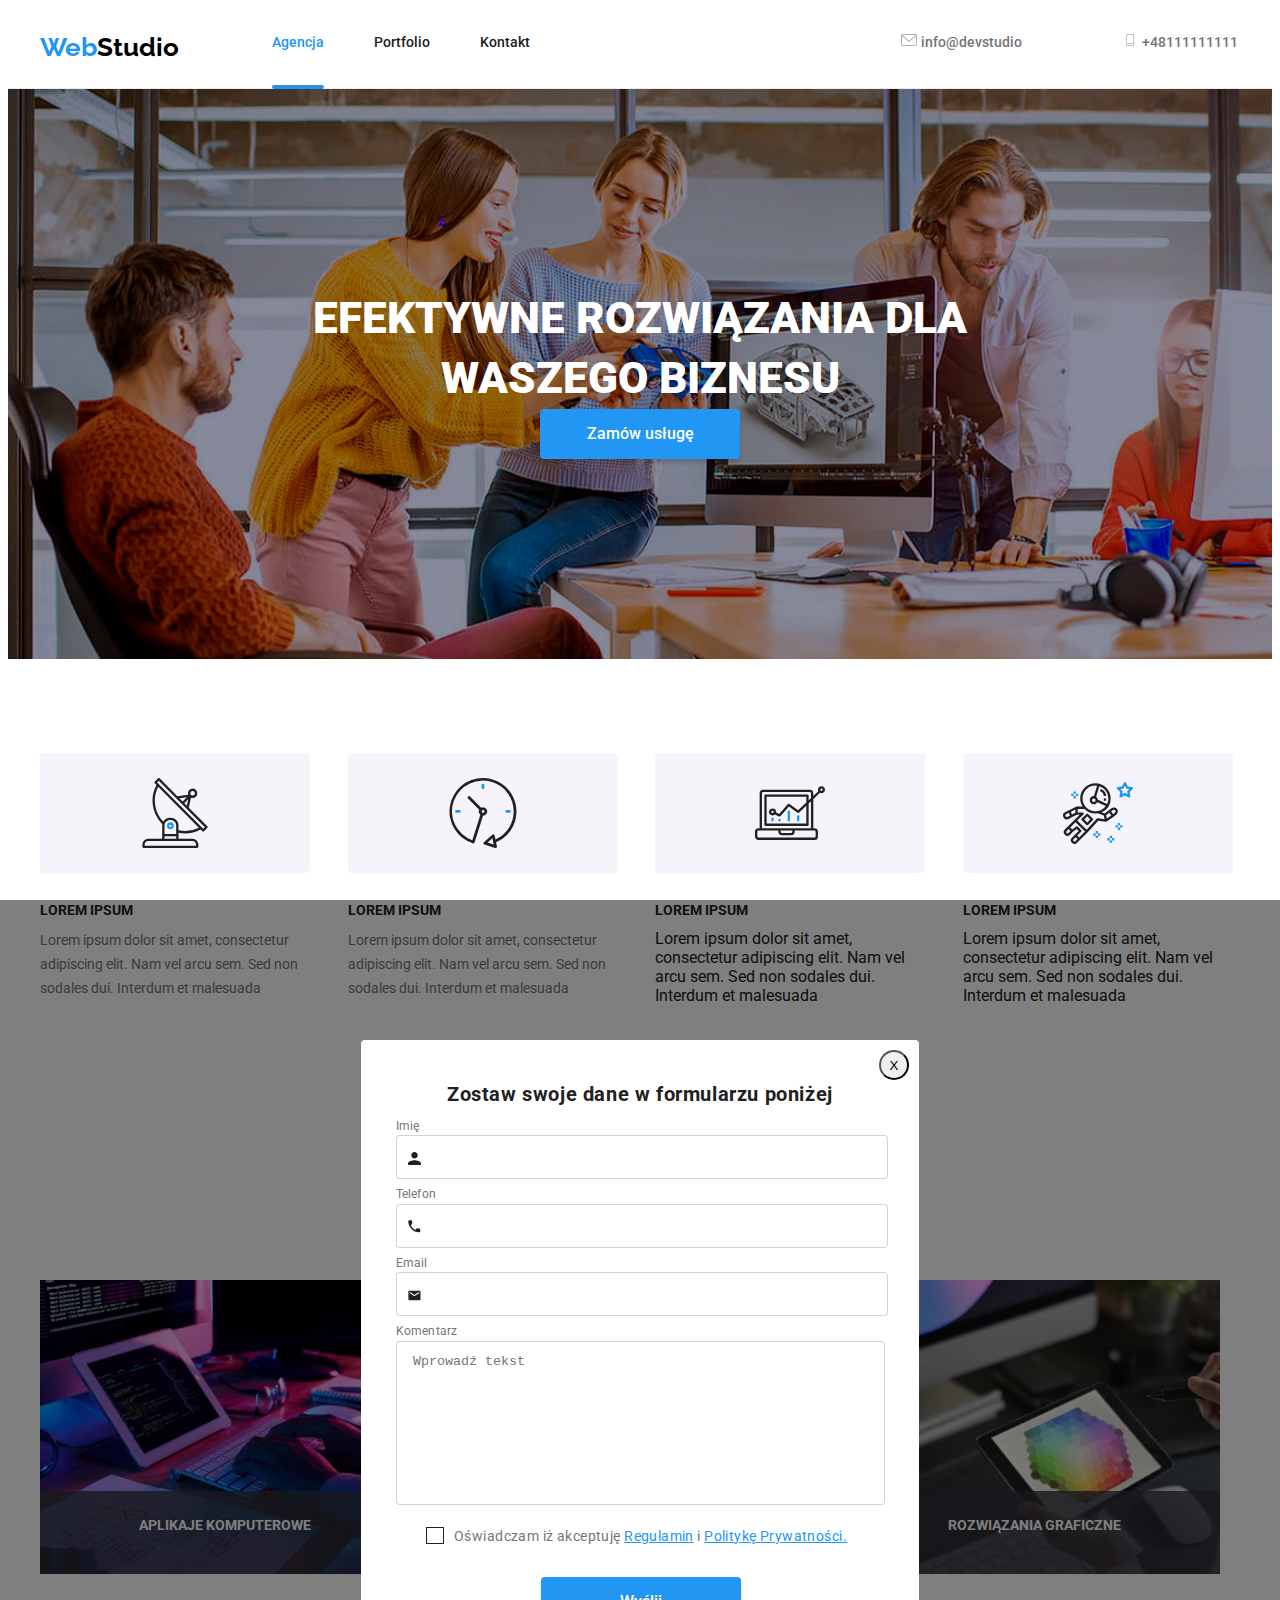
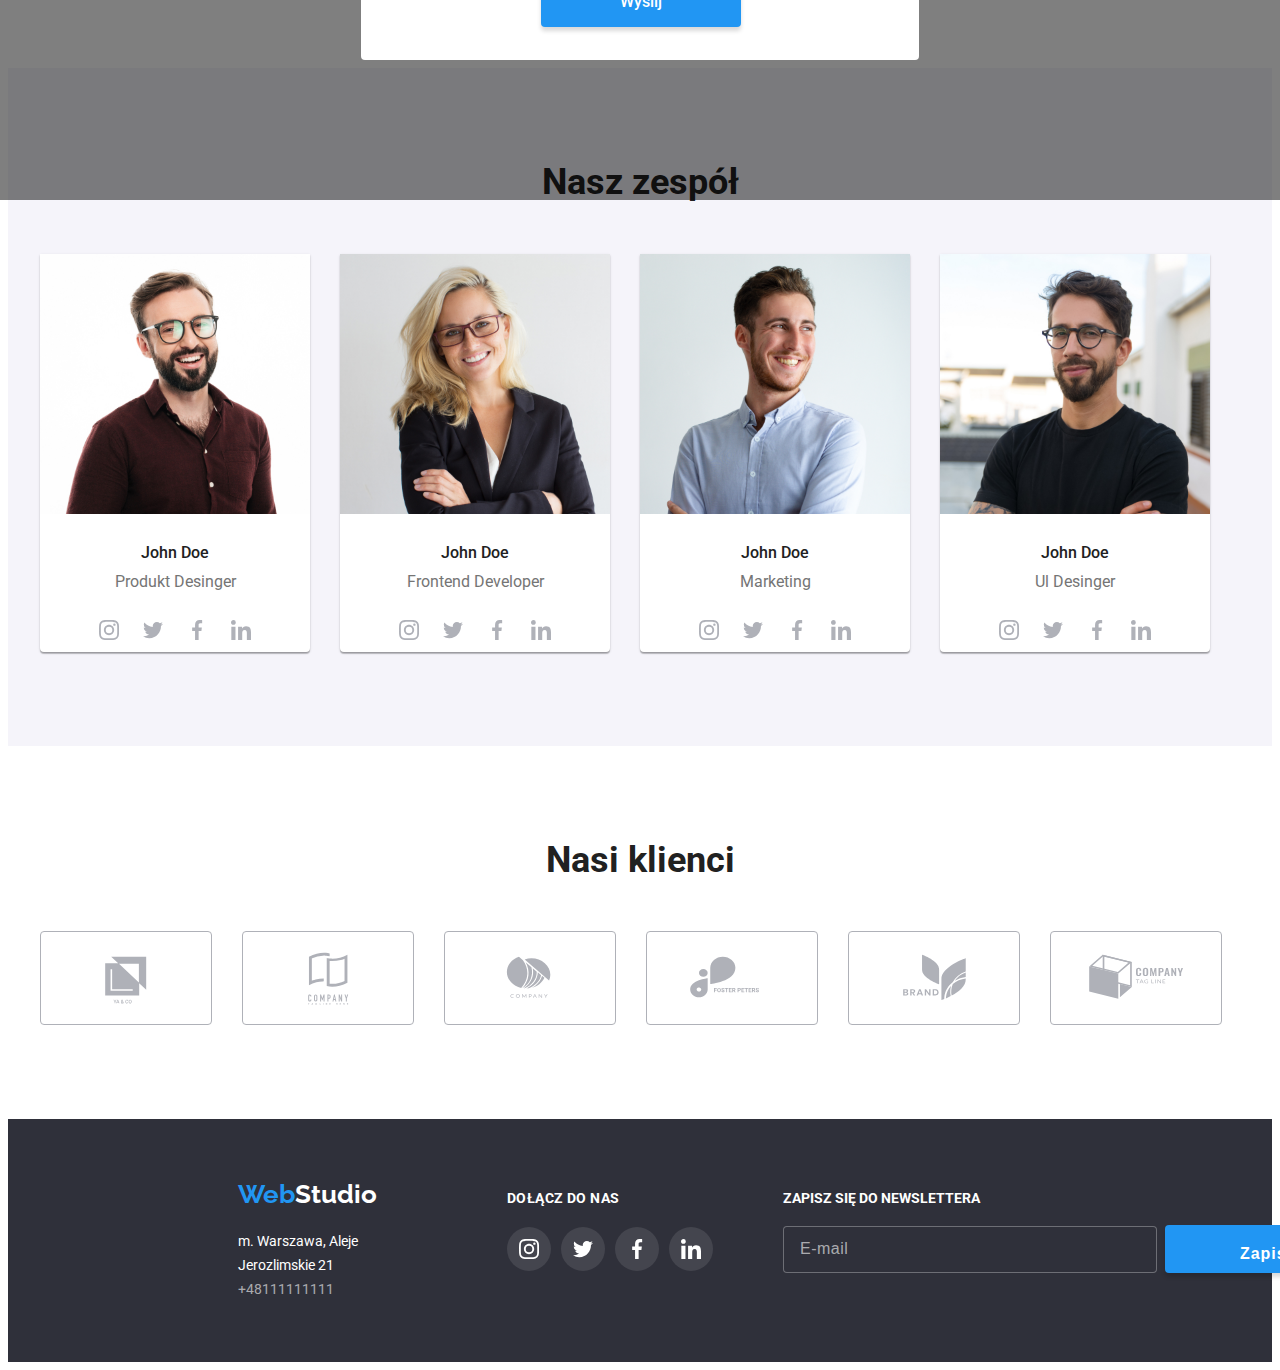
<file: index.html>
<!DOCTYPE html>
<html lang="pl">

<head>
    <meta charset="UTF-8" />
    <meta http-equiv="X-UA-Compatible" content="IE=edge" />
    <meta name="viewport" content="width=device-width, initial-scale=1.0" />
    <link href="./css/main.min.css" rel="stylesheet" />
    <link rel="preconnect" href="https://fonts.googleapis.com">
    <link rel="preconnect" href="https://fonts.gstatic.com" crossorigin>
    <link
        href="https://fonts.googleapis.com/css2?family=Raleway:wght@700&family=Roboto:wght@400;500;700;900&display=swap"
        rel="stylesheet">
    <title>Document</title>
</head>

<body>
    <header class="header">
        <div class="container header__flex">
            <a href="./index.html" class="header__logo"><span class="header__bluelogo">Web</span>Studio</a>
            <nav class="header__address">
                <ul class="header__page">
                    <li class="header__nav">
                        <a href="./index.html" class="header__link-active">Agencja</a>
                    </li>
                    <li class="header__nav">
                        <a href="portfolio.html" class="header__link">Portfolio</a>
                    </li>
                    <li class="header__nav">
                        <a href="#adress" class="header__link">Kontakt</a>
                    </li>
                </ul>
            </nav>
            <ul class="header__info">
                <li>
                    <div>
                        <svg class="header__icon icon" fill="black">
                            <use fill="afb1b8" width="16" height="12" y="2" href="./images/icons.svg#icon-envelope">
                            </use>
                        </svg>
                    </div>
                </li>
                <li class="header__email--pading-right">
                    <a href="mailto:info@devstudio.com" class="header__email">info@devstudio</a>
                </li>
                <li>
                    <div>
                        <svg class="header__icon icon">
                            <use fill="afb1b8" width="16" height="12" y=2 href="./images/icons.svg#icon-telephone">
                            </use>
                        </svg>
                    </div>
                </li>
                <li>
                    <a href="tel:+48111111111" class="header__email">+48111111111</a>
                </li>
            </ul>
        </div>
    </header>
    <main>
        <section class="section main__button">
            <div>
                <h1 class="main__text">EFEKTYWNE ROZWIĄZANIA DLA WASZEGO BIZNESU</h1>
                <button type="button" class="button-active" data-modal-open>Zamów usługę</button>
            </div>



        </section>
        <section class="section">
            <div class="container">
                <ul class="lorem">
                    <li class="lorem__element">
                        <div class="lorem__icon">
                            <svg width="270px" height="120px">
                                <use href="./images/icons.svg#icon-antena"></use>
                            </svg>
                        </div>
                        <h3 class="lorem__heading">LOREM IPSUM</h3>
                        <p class="lorem__paragraph">Lorem ipsum dolor sit amet, consectetur adipiscing elit. Nam vel
                            arcu
                            sem.
                            Sed
                            non
                            sodales dui. Interdum
                            et malesuada</p>
                    </li>
                    <li class="lorem__element">
                        <div class="lorem__icon">
                            <svg width="270px" height="120px">
                                <use href="./images/icons.svg#icon-clock"></use>
                            </svg>
                        </div>
                        <h3 class="lorem__heading">LOREM IPSUM</h3>
                        <p class="lorem__paragraph">Lorem ipsum dolor sit amet, consectetur adipiscing elit. Nam vel
                            arcu
                            sem. Sed
                            non
                            sodales dui. Interdum
                            et malesuada</p>
                    </li>
                    <li class="lorem__element">
                        <div class="lorem__icon">
                            <svg width="270px" height="120px">
                                <use href="./images/icons.svg#icon-computer"></use>
                            </svg>
                        </div>
                        <h3 class="lorem__heading">LOREM IPSUM</h3>
                        <p lass="lorem__paragraph">Lorem ipsum dolor sit amet, consectetur adipiscing elit. Nam vel
                            arcu
                            sem. Sed
                            non
                            sodales dui. Interdum
                            et malesuada</p>
                    </li>
                    <li class="lorem__element">
                        <div class="lorem__icon">
                            <svg width="270px" height="120px">
                                <use href="./images/icons.svg#icon-astronaut"></use>
                            </svg>
                        </div>
                        <h3 class="lorem__heading">LOREM IPSUM</h3>
                        <p lass="lorem__paragraph">Lorem ipsum dolor sit amet, consectetur adipiscing elit. Nam vel arcu
                            sem. Sed non
                            sodales dui. Interdum
                            et malesuada</p>
                    </li>
                </ul>
                <h2 class="title">Czym się zajmujemy</h2>
                <ul class="work">
                    <li class="work__photo">
                        <img class="work__image" src="images/computer.jpg" height="294" width="370">
                        <p class="work__label">Aplikaje komputerowe</p>
                    </li>
                    <li class="work__photo">
                        <img class="work__image" src="images/hand.jpg" height="294" width="370">
                        <p class="work__label">Aplikacje mobilne</p>
                    </li>
                    <li class="work__photo">
                        <img class="work__image" src="images/tablet.jpg" height="294" width="370">
                        <p class="work__label">Rozwiązania graficzne</p>
                    </li>
                </ul>
            </div>
        </section>
        <section class="section team">
            <div class="container">
                <h2 class="team__heading">Nasz zespół</h2>
                <ul class="team__section">
                    <li class="team__card">
                        <img src="images/man1.jpg" width="270" height="260">
                        <ul class="team__describe">
                            <li class="team__name">John Doe</li>
                            <li class="team__position">Produkt Desinger</li>
                            <li>
                                <div>
                                    <ul>
                                        <li><svg class="team__icon">
                                                <use href="./images/icons.svg#icon-instagram" height="20px" width="20px"
                                                    x="12" y="12"></use>
                                            </svg></li>
                                        <li><svg class="team__icon">
                                                <use height="20px" width="20px" x="12" y="12"
                                                    href="./images/icons.svg#icon-twitter"></use>
                                            </svg></li>
                                        <li><svg class="team__icon">
                                                <use height="20px" width="20px" x="12" y="12"
                                                    href="./images/icons.svg#icon-facebook"></use>
                                            </svg></li>
                                        <li><svg class="team__icon">
                                                <use height="20px" width="20px" x="12" y="12"
                                                    href="./images/icons.svg#icon-linkedin"></use>
                                            </svg></li>
                                    </ul>
                                </div>
                            </li>
                        </ul>
                    </li>
                    <li class="team__card">
                        <img src="images/woman.jpg" width="270px" height="260">
                        <ul class="team__describe">
                            <li class="team__name">John Doe</li>
                            <li class="team__position">Frontend Developer</li>
                            <li>
                                <div>
                                    <ul>
                                        <li><svg class="team__icon">
                                                <use x="12" y="12" height="20px" width="20px"
                                                    href="./images/icons.svg#icon-instagram"></use>
                                            </svg></li>
                                        <li><svg class="team__icon">
                                                <use x="12" y="12" height="20px" width="20px"
                                                    href="./images/icons.svg#icon-twitter"></use>
                                            </svg></li>
                                        <li><svg class="team__icon">
                                                <use x="12" y="12" height="20px" width="20px"
                                                    href="./images/icons.svg#icon-facebook"></use>
                                            </svg></li>
                                        <li><svg class="team__icon">
                                                <use x="12" y="12" height="20px" width="20px"
                                                    href="./images/icons.svg#icon-linkedin"></use>
                                            </svg></li>
                                    </ul>
                                </div>
                            </li>
                        </ul>
                    </li>
                    <li class="team__card">
                        <img src="images/man2.jpg" width="270" height="260">
                        <ul class="team__describe">
                            <li class="team__name">John Doe</li>
                            <li class="team__position">Marketing</li>
                            <li>
                                <div>
                                    <ul>
                                        <li><svg class="team__icon">
                                                <use x="12" y="12" height="20px" width="20px"
                                                    href="./images/icons.svg#icon-instagram"></use>
                                            </svg></li>
                                        <li><svg class="team__icon">
                                                <use x="12" y="12" height="20px" width="20px"
                                                    href="./images/icons.svg#icon-twitter"></use>
                                            </svg></li>
                                        <li><svg class="team__icon">
                                                <use x="12" y="12" height="20px" width="20px"
                                                    href="./images/icons.svg#icon-facebook"></use>
                                            </svg></li>
                                        <li><svg class="team__icon">
                                                <use x="12" y="12" height="20px" width="20px"
                                                    href="./images/icons.svg#icon-linkedin"></use>
                                            </svg></li>
                                    </ul>
                                </div>
                            </li>
                        </ul>
                    </li>
                    <li class="team__card">
                        <img src="images/man3.jpg" width="270" height="260">
                        <ul class="team__describe">
                            <li class="team__name">John Doe</li>
                            <li class="team__position">Ul Desinger</li>
                            <li>
                                <div>
                                    <ul>
                                        <li><svg class="team__icon">
                                                <use x="12" y="12" height="20px" width="20px"
                                                    href="./images/icons.svg#icon-instagram"></use>
                                            </svg></li>
                                        <li><svg class="team__icon">
                                                <use x="12" y="12" height="20px" width="20px"
                                                    href="./images/icons.svg#icon-twitter"></use>
                                            </svg></li>
                                        <li><svg class="team__icon">
                                                <use x="12" y="12" height="20px" width="20px"
                                                    href="./images/icons.svg#icon-facebook"></use>
                                            </svg></li>
                                        <li><svg class="team__icon">
                                                <use x="12" y="12" height="20px" width="20px"
                                                    href="./images/icons.svg#icon-linkedin"></use>
                                            </svg></li>
                                    </ul>
                                </div>
                            </li>
                        </ul>
                    </li>
                </ul>
            </div>
        </section>
        <section>
            <div>
                <h2 class="title">Nasi klienci</h2>
                <div class="container">
                    <ul clas="clients">
                        <li class="client__card">
                            <svg class="client__icon" width="170" height="92">
                                <use href="./images/icons.svg#icon-Client-1-1"></use>
                            </svg>
                        </li>
                        <li class="client__card">
                            <svg class="client__icon" width="170" height="92">
                                <use href="./images/icons.svg#icon-Client-2"></use>
                            </svg>
                        </li>
                        <li class="client__card">
                            <svg class="client__icon" width="170" height="92">
                                <use href="./images/icons.svg#icon-Client-3"></use>
                            </svg>
                        </li>
                        <li class="client__card">
                            <svg class="client__icon" width="170" height="92">
                                <use href="./images/icons.svg#icon-Client-4"></use>
                            </svg>
                        </li>
                        <li class="client__card">
                            <svg class="client__icon" width="170" height="92">
                                <use href="./images/icons.svg#icon-Client-5"></use>
                            </svg>
                        </li>
                        <li class="client__card">
                            <svg class="client__icon" width="170" height="92">
                                <use href="./images/icons.svg#icon-Client-6"></use>
                            </svg>
                        </li>
                    </ul>
                </div>
            </div>
        </section>
    </main>

    <footer class="footer">
        <div class="container">
            <div class="footer__info">
                <a href="./index.html" class="footer__logo footer__whitelogo"><span
                        class="footer__bluelogo">Web</span>Studio</a>
                <address class="footer__address" id="address">
                    <p>m. Warszawa, Aleje Jerozlimskie 21</p>
                    <ul class="footer__contact">
                        <li>
                            <a href="mailto:info@example.com" class="footer__link"></a>
                        </li>
                        <li>
                            <a href="tel:+48111111111" class="footer__link">+48111111111</a>
                        </li>
                    </ul>
                </address>
            </div>
            <div class="footer__social">
                <h5 class="footer__socials">Dołącz do nas</h5>
                <ul class="footer__list">
                    <li><svg class="footer__icon">
                            <use fill="#FFFFFF" x="12" y="12" height="20px" width="20px"
                                href="./images/icons.svg#icon-instagram">
                            </use>
                        </svg></li>
                    <li><svg class="footer__icon">
                            <use fill="#FFFFFF" x="12" y="12" height="20px" width="20px"
                                href="./images/icons.svg#icon-twitter"></use>
                        </svg></li>
                    <li><svg class="footer__icon">
                            <use fill="#FFFFFF" x="12" y="12" height="20px" width="20px"
                                href="./images/icons.svg#icon-facebook">
                            </use>
                        </svg></li>
                    <li><svg class="footer__icon">
                            <use fill="#FFFFFF" x="12" y="12" height="20px" width="20px"
                                href="./images/icons.svg#icon-linkedin">
                            </use>
                        </svg></li>
                </ul>
            </div>
            <form class="footer__form">
                <h5 class="footer__headline">ZAPISZ SIĘ DO NEWSLETTERA</h5>
                <label>
                    <input class="footer__frame placeholder-txt" type="email" name="e-mail" placeholder="E-mail" />
                    <button class="footer__btn" type="submit"> Zapisz się

                        <svg class="footer__svg" width="24" height="24">
                            <use href="./images/icons1.svg#icon-send"></use>
                        </svg>
                    </button>
                </label>
            </form>
        </div>
    </footer>

    <div class="backdrop is-hidden " data-modal>
        <div class="modal container">
            <h3 class="modal__headline">
                Zostaw swoje dane w formularzu poniżej
            </h3>
            <form class="modal-form">
                <label class="modal__label" for="user_name">Imię
                    <input class="modal__input" type="text" name="name" id="user_name" />
                    <svg class="modal__icon" width="18" height="18">
                        <use href="./images/icons1.svg#icon-man"></use>
                    </svg>
                </label>

                <label class="modal__label" for="user_phone">Telefon
                    <input class="modal__input" type="text" name="phone" id="user_phone" />
                    <svg class="modal__icon" width="18" height="18">
                        <use href="./images/icons1.svg#icon-mobile"></use>
                    </svg>
                </label>

                <label class="modal__label" for="user_email">Email
                    <input class="modal__input" type="email" name="email" id="user_email" />
                    <svg class="modal__icon" width="18" height="18">
                        <use href="./images/icons1.svg#icon-mail"></use>
                    </svg>
                </label>

                <label class="modal__label" for="user_comment">Komentarz
                    <textarea class="modal__comment" id="user_comment" name="comment"
                        placeholder="Wprowadź tekst"></textarea>
                </label>

                <label class="modal__checkbox">
                    <input class="modal__check" type="checkbox" name="check" value="check" />

                    <svg class="modal__iconcheck" width="16" height="15">
                        <use href="./images/icons1.svg#icon-accept"></use>
                    </svg>
                    <span class="modal__privacy">
                        Oświadczam iż akceptuję
                        <a class="terms__link" href="#" rel="noreferrer noopener">Regulamin</a>
                        i
                        <a class="terms__link" href="#" rel="noreferrer noopener">Politykę
                            Prywatności.</a></span>
                </label>
                <button type="button" class="button-modal" data-modal-open>Wyślij</button>

                <button class="modal-btn" data-modal-close><span>X</span></button>
        </div>
        <script src="./js/modal.js"></script>
</body>

</html>
</file>
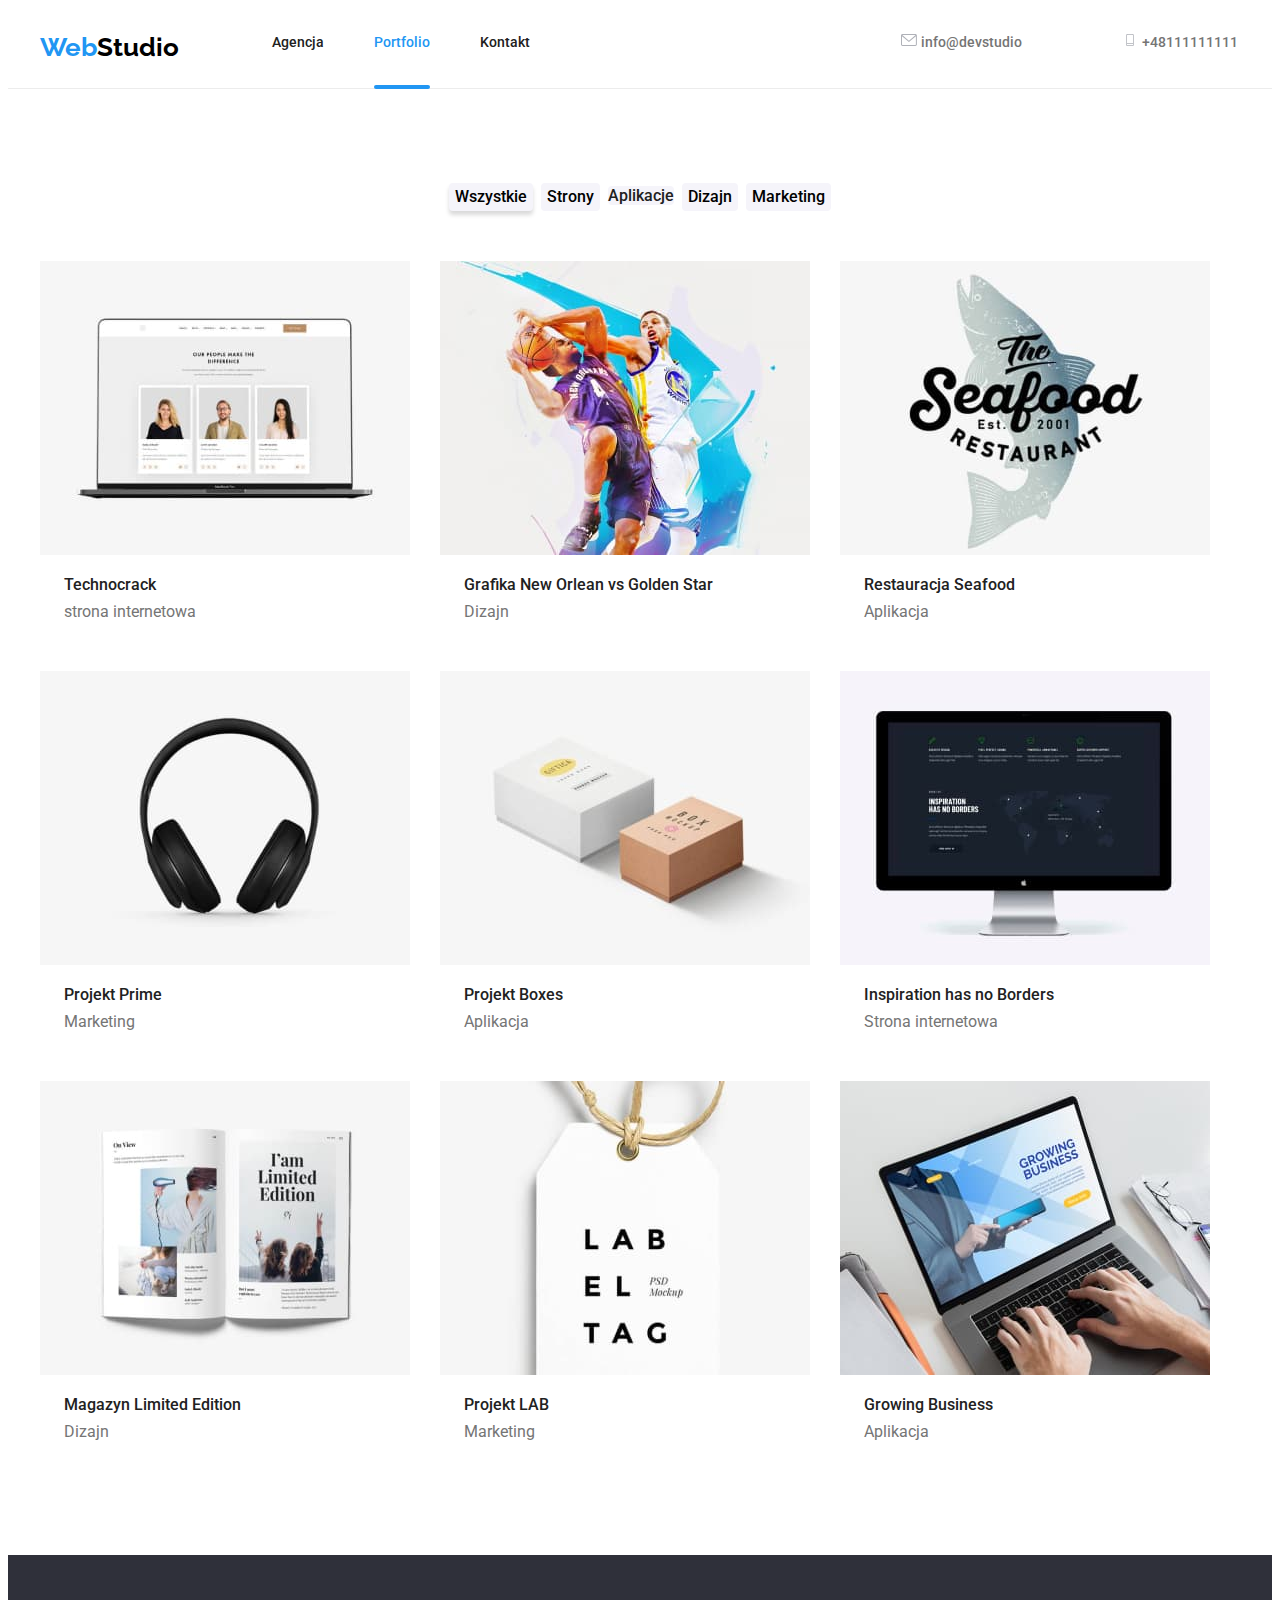
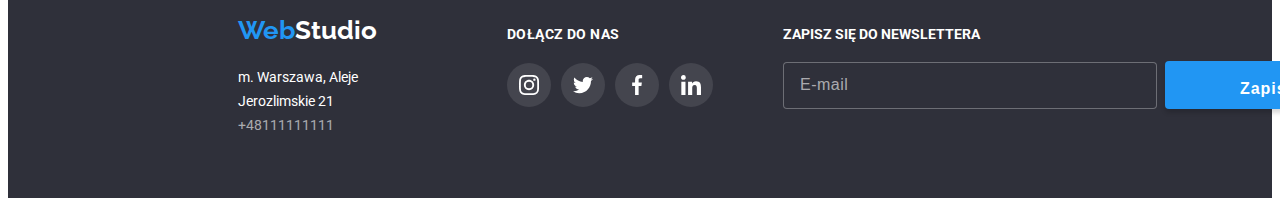
<file: portfolio.html>
<!DOCTYPE html>
<html lang="pl">

<head>
    <meta charset="UTF-8" />
    <meta http-equiv="X-UA-Compatible" content="IE=edge" />
    <meta name="viewport" content="width=device-width, initial-scale=1.0" />
    <link href="./css/main.min.css" rel="stylesheet" />
    <link rel="preconnect" href="https://fonts.googleapis.com">
    <link rel="preconnect" href="https://fonts.gstatic.com" crossorigin>
    <link
        href="https://fonts.googleapis.com/css2?family=Raleway:wght@700&family=Roboto:wght@400;500;700;900&display=swap"
        rel="stylesheet">

    <title>Document</title>
</head>

<body>
    <header class="header">
        <div class="container header__flex">
            <a href="./index.html" class="header__logo"><span class="header__bluelogo">Web</span>Studio</a>
            <nav class="header__address">
                <ul class="header__page">
                    <li class="header__nav">
                        <a href="./index.html" class="header__link">Agencja</a>
                    </li>
                    <li class="header__nav">
                        <a href="portfolio.html" class="header__link-active">Portfolio</a>
                    </li>
                    <li class="header__nav">
                        <a href="#adress" class="header__link">Kontakt</a>
                    </li>
                </ul>
            </nav>
            <ul class="header__info">
                <li>
                    <div>
                        <svg class="header__icon icon" fill="black">
                            <use fill="afb1b8" width="16" height="12" y="2" href="./images/icons.svg#icon-envelope">
                            </use>
                        </svg>
                    </div>
                </li>
                <li class="header__email--pading-right">
                    <a href="mailto:info@devstudio.com" class="header__email">info@devstudio</a>
                </li>
                <li>
                    <div>
                        <svg class="header__icon icon">
                            <use fill="afb1b8" width="16" height="12" y=2 href="./images/icons.svg#icon-telephone">
                            </use>
                        </svg>
                    </div>
                </li>
                <li>
                    <a href="tel:+48111111111" class="header__email">+48111111111</a>
                </li>
            </ul>
        </div>
    </header>
    <main>
        <section class="section">
            <div class="container">
                <ul class="portfolio">
                    <li>
                        <button type="button" class="portfolio__button portfolio__button-active">Wszystkie</button>
                    </li>
                    <li>
                        <button type="button" class="portfolio__button">Strony</button>
                    </li>
                    <li>
                        <bbutton type="button" class="portfolio__button">Aplikacje</button>
                    </li>
                    <li>
                        <button type="button" class="portfolio__button">Dizajn</button>
                    </li>
                    <li>
                        <button type="button" class="portfolio__button">Marketing</button>
                    </li>
                </ul>
                <ul class="portfolio__elements">
                    <li class="portfolio__item">
                        <div class="portfolio__hidden">
                            <img src="images/technocrack.jpg" width="370px" height="294px">
                            <div class="portfolio__view">
                                <p class="portfolio__text">
                                    Technocrack jest popularną platformą wykorzystywaną do rozpowszechniania
                                    koronawirusa. Firmy wykorzystują tę
                                    platformę
                                    do celów szpiegowskich i ataków na niezabezpieczone serwery konkurencji
                                </p>
                            </div>
                        </div>

                        <ul class="portfolio__projects">
                            <li class="project__title">Technocrack</li>
                            <li class="project__type">strona internetowa</li>
                        </ul>
                    </li>
                    <li class="portfolio__item">
                        <div class="portfolio__hidden">
                            <img src="images/basketball.jpg" width="370px" height="294px">
                            <div class="portfolio__view">
                                <p class="portfolio__text">
                                    Technocrack jest popularną platformą wykorzystywaną do rozpowszechniania
                                    koronawirusa. Firmy wykorzystują tę
                                    platformę
                                    do celów szpiegowskich i ataków na niezabezpieczone serwery konkurencji
                                </p>
                            </div>
                        </div>

                        <ul class="portfolio__projects">
                            <li class="project__title">Grafika New Orlean vs Golden Star</li>
                            <li class="project__type">Dizajn</li>
                        </ul>
                    </li>
                    <li class="portfolio__item">
                        <div class="portfolio__hidden">
                            <img src="images/seafood.jpg" width="370px" height="294px">
                            <div class="portfolio__view">
                                <p class="portfolio__text">
                                    Technocrack jest popularną platformą wykorzystywaną do rozpowszechniania
                                    koronawirusa. Firmy wykorzystują tę
                                    platformę
                                    do celów szpiegowskich i ataków na niezabezpieczone serwery konkurencji
                                </p>
                            </div>
                        </div>

                        <ul class="portfolio__projects">
                            <li class="project__title">Restauracja Seafood</li>
                            <li class="project__type">Aplikacja</li>
                        </ul>
                    </li>
                    <li class="portfolio__item">
                        <div class="portfolio__hidden">
                            <img src="images/heaphones.jpg" width="370px" height="294px">
                            <div class="portfolio__view">
                                <p class="portfolio__text">
                                    Technocrack jest popularną platformą wykorzystywaną do rozpowszechniania
                                    koronawirusa. Firmy wykorzystują tę
                                    platformę
                                    do celów szpiegowskich i ataków na niezabezpieczone serwery konkurencji
                                </p>
                            </div>
                        </div>

                        <ul class="portfolio__projects">
                            <li class="project__title">Projekt Prime</li>
                            <li class="project__type">Marketing</lsi>
                        </ul>
                    </li>
                    <li class="portfolio__item">
                        <div class="portfolio__hidden">
                            <img src="images/boxes.jpg" width="370px" height="294px">
                            <div class="portfolio__view">
                                <p class="portfolio__text">
                                    Technocrack jest popularną platformą wykorzystywaną do rozpowszechniania
                                    koronawirusa. Firmy wykorzystują tę
                                    platformę
                                    do celów szpiegowskich i ataków na niezabezpieczone serwery konkurencji
                                </p>
                            </div>
                        </div>

                        <ul class="portfolio__projects">
                            <li class="project__title">Projekt Boxes</li>
                            <li class="project__type">Aplikacja</li>
                        </ul>
                    </li>
                    <li class="portfolio__item">
                        <div class="portfolio__hidden">
                            <img src="images/monitor.jpg" width="370px" height="294px">
                            <div class="portfolio__view">
                                <p class="portfolio__text">
                                    Technocrack jest popularną platformą wykorzystywaną do rozpowszechniania
                                    koronawirusa. Firmy wykorzystują tę
                                    platformę
                                    do celów szpiegowskich i ataków na niezabezpieczone serwery konkurencji
                                </p>
                            </div>
                        </div>

                        <ul class="portfolio__projects">
                            <li class="project__title">Inspiration has no Borders</li>
                            <li class="project__type">Strona internetowa</li>
                        </ul>
                    </li>
                    <li class="portfolio__item">
                        <div class="portfolio__hidden">
                            <img src="images/book.jpg" width="370px" height="294px">
                            <div class="portfolio__view">
                                <p class="portfolio__text">
                                    Technocrack jest popularną platformą wykorzystywaną do rozpowszechniania
                                    koronawirusa. Firmy wykorzystują tę
                                    platformę
                                    do celów szpiegowskich i ataków na niezabezpieczone serwery konkurencji
                                </p>
                            </div>
                        </div>

                        <ul class="portfolio__projects">
                            <li class="project__title">Magazyn Limited Edition</li>
                            <li class="project__type">Dizajn</li>
                        </ul>
                    </li>
                    <li class="portfolio__item">
                        <div class="portfolio__hidden">
                            <img src="images/label.jpg" width="370px" height="294px">
                            <div class="portfolio__view">
                                <p class="portfolio__text">
                                    Technocrack jest popularną platformą wykorzystywaną do rozpowszechniania
                                    koronawirusa. Firmy wykorzystują tę
                                    platformę
                                    do celów szpiegowskich i ataków na niezabezpieczone serwery konkurencji
                                </p>
                            </div>
                        </div>

                        <ul class="portfolio__projects">
                            <li class="project__title">Projekt LAB</li>
                            <li class="project__type">Marketing</li>
                        </ul>
                    </li>
                    <li class="portfolio__item">
                        <div class="portfolio__hidden">
                            <img src="images/laptop.jpg" width="370px" height="294px">
                            <div class="portfolio__view">
                                <p class="portfolio__text">
                                    Technocrack jest popularną platformą wykorzystywaną do rozpowszechniania
                                    koronawirusa. Firmy wykorzystują tę
                                    platformę
                                    do celów szpiegowskich i ataków na niezabezpieczone serwery konkurencji
                                </p>
                            </div>
                        </div>

                        <ul class="portfolio__projects">
                            <li class="project__title">Growing Business</li>
                            <li class="project__type">Aplikacja</li>
                        </ul>
                    </li>
                </ul>
            </div>
        </section>
    </main>

    <footer class="footer">
        <div class="container">
            <div class="footer__info">
                <a href="./index.html" class="footer__logo footer__whitelogo"><span
                        class="footer__bluelogo">Web</span>Studio</a>
                <address class="footer__address" id="address">
                    <p>m. Warszawa, Aleje Jerozlimskie 21</p>
                    <ul class="footer__contact">
                        <li>
                            <a href="mailto:info@example.com" class="footer__link"></a>
                        </li>
                        <li>
                            <a href="tel:+48111111111" class="footer__link">+48111111111</a>
                        </li>
                    </ul>
                </address>
            </div>
            <div class="footer__social">
                <h5 class="footer__socials">Dołącz do nas</h5>
                <ul class="footer__list">
                    <li><svg class="footer__icon">
                            <use fill="#FFFFFF" x="12" y="12" height="20px" width="20px"
                                href="./images/icons.svg#icon-instagram">
                            </use>
                        </svg></li>
                    <li><svg class="footer__icon">
                            <use fill="#FFFFFF" x="12" y="12" height="20px" width="20px"
                                href="./images/icons.svg#icon-twitter"></use>
                        </svg></li>
                    <li><svg class="footer__icon">
                            <use fill="#FFFFFF" x="12" y="12" height="20px" width="20px"
                                href="./images/icons.svg#icon-facebook">
                            </use>
                        </svg></li>
                    <li><svg class="footer__icon">
                            <use fill="#FFFFFF" x="12" y="12" height="20px" width="20px"
                                href="./images/icons.svg#icon-linkedin">
                            </use>
                        </svg></li>
                </ul>
            </div>
            <form class="footer__form">
                <h5 class="footer__headline">ZAPISZ SIĘ DO NEWSLETTERA</h5>
                <label>
                    <input class="footer__frame placeholder-txt" type="email" name="e-mail" placeholder="E-mail" />
                    <button class="footer__btn" type="submit"> Zapisz się

                        <svg class="footer__svg" width="24" height="24">
                            <use href="./images/icons1.svg#icon-send"></use>
                        </svg>
                    </button>
                </label>
            </form>
        </div>
    </footer>
</body>

</html>
</file>
<file: css/main.min.css>
:root{--white: #ffffff;--black: #000000;--blue: #2196f3;--dark: #212121;--darkfooter: #2f303a;--grey: #f5f4fa;--darkgrey: #757575;--whitetrans: #ffffff99}body{font-family:"Roboto","Verdana","Tahoma",sans-serif;font-style:normal;color:var(--dark);align-items:center}h1,h2,h3,h4,h5,h6,p,ul{list-style:none;padding:0;margin:0}ul,p{display:flex}img{display:block}li{position:relative}.item-block .container{width:100%;max-width:1200px;padding:0 15px;margin:0 auto}.container{width:1200px;margin:auto;padding-left:15px;padding-right:15px}.icon{width:20px;height:16px;top:12px;color:#afb1b8}.link:hover,.link:focus{color:var(--blue);text-decoration:none}.section{padding:94px 0}.title{margin-top:94px;font-weight:700;font-size:36px;line-height:1.16;text-align:center;margin-bottom:50px}.box{display:block;position:absolute;background-color:#f5f4fa;width:250px;height:120px;left:215px;margin:94px 30px 30px 215px}.header{gap:93px;padding:24px 0 25px 0;align-items:center;border-bottom:1px solid #ececec}.header__flex{flex-direction:row;display:flex}.header__page{display:flex;flex-direction:row;gap:50px;padding-left:93px}.header__nav{gap:50px}.header__logo{font-family:"Raleway",sans-serif;font-weight:700;text-decoration:none;color:var(--black);line-height:1.19;font-size:26px}.header__bluelogo{color:var(--blue)}.header__link,.header__link-active{font-weight:500;font-size:14px;line-height:1.14;text-decoration:none}.header__link{color:var(--dark)}.header__link:hover{color:var(--blue);text-decoration:none}.header__link:hover:focus{color:var(--blue);text-decoration:none}.header__link:hover:focus:visited{color:var(--dark)}.header__link-active{color:var(--blue);position:relative}.header__link-active::after{position:absolute;display:block;content:"";top:51px;width:100%;height:4px;border-radius:2px;background-color:var(--blue);cursor:unset;pointer-events:none}.header__info{padding-left:371px;padding-right:50px}.header__icon{fill:#afb1b8}.header__email{padding-right:50px}.header__email{color:var(--darkgrey);font-style:normal;font-size:14px;line-height:1.14;text-decoration:none;font-weight:500}.header__email:hover{color:var(--blue);text-decoration:none}.header__email:focus{color:var(--blue);text-decoration:none}.header__email--pading-right{padding-right:50px}.main__button{background-color:var(--darkfooter);text-align:center;width:100%;padding:200px 0;display:flex;gap:30px;flex-direction:column;justify-content:center;align-items:center;background:rgba(47,48,58,.4);background-color:rgba(47,48,58,.4);background-image:linear-gradient(0deg, rgba(44, 44, 44, 0.7) 0%, rgba(44, 44, 44, 0.2) 35%, rgba(44, 44, 44, 0.2) 65%, rgba(44, 44, 44, 0.2) 65%, rgba(44, 44, 44, 0.7) 100%);background-image:url(../images/group.jpg)}.main__text{font-size:44px;font-weight:900;line-height:1.36;color:var(--white);width:700px}.lorem{padding:0px;display:flex;flex-wrap:wrap;gap:30px}.lorem__element{flex-basis:calc((100% - 90px)/4);width:25%}.lorem__icon{background-color:var(--color-silver);height:120px;width:270px;border-radius:4px;margin-bottom:30px;display:flex;justify-content:center;align-items:center}.lorem__heading{font-weight:700;font-size:14px;line-height:1.14;text-align:left;padding-bottom:10px}.lorem__paragraph{margin-bottom:94px;color:var(--darkgrey);font-size:14px;line-height:1.71}.work{display:flex;flex-wrap:wrap;padding:0}.work__photo{position:relative;flex-basis:calc((100% - 30px)/3);width:33.33%}.work__photo:not(:last-child){padding-right:15px}.work__label{text-transform:uppercase;text-align:center;justify-content:center;font-size:14px;font-weight:700;line-height:1.14;padding:27px 0px;position:absolute;color:#fff;bottom:0;left:0;width:370px;height:10%;background:rgba(47,48,58,.8)}.work__image{display:block}.team{background-color:var(--grey)}.team__heading{font-weight:700;font-size:36px;line-height:1.16;text-align:center;margin-bottom:50px}.team__section{display:flex;direction:row;gap:30px}.team__figure{margin:0}.team__card{border:#212121;background-color:var(--white);box-shadow:0px 1px 3px rgba(0,0,0,.12),0px 1px 1px rgba(0,0,0,.14),0px 2px 1px rgba(0,0,0,.2);border-radius:0px 0px 4px 4px}.team__describe{display:flex;flex-direction:column;align-items:center}.team__name{font-weight:500;font-size:16px;line-height:1.18;padding:30px 0 10px}.team__position{color:var(--darkgrey);font-size:16px;line-height:1.18;padding-bottom:16px}.team__icon{border:solid 0px;border-radius:50%;height:44px;width:44px;radius:50%;background-color:none;fill:#afb1b8;display:flex;justify-content:center;align-items:center;fill:#afb1b8}.team__icon:hover{background-color:#2196f3;fill:#fff}.team__icon:focus{background-color:#2196f3;fill:#fff}.clients{display:flex;list-style:none;justify-content:center;margin-right:20px;margin-left:20px;padding-top:20px}.client__card{margin-right:30px;margin-bottom:94px;display:flex;justify-content:center;gap:30px}.client__icon{width:170px;height:92px;border:1px solid #afb1b8;border-radius:4px;fill:#afb1b8;transition:fill 250ms cubic-bezier(0.4, 0, 0.2, 1),border 250ms cubic-bezier(0.4, 0, 0.2, 1)}.client__icon:hover{background-color:#2196f3;fill:#fff}.client__icon:focus{background-color:#2196f3;fill:#fff}.portfolio__button-active{background-color:var(--blue);font-family:"Roboto","Verdana","Tahoma",sans-serif;color:var(--black);cursor:pointer;font-weight:500;font-size:16px;line-height:1.62;box-shadow:0px 4px 4px rgba(0,0,0,.15);border-radius:4px}.portfolio__button{background-color:var(--grey);font-family:"Roboto","Verdana","Tahoma",sans-serif;font-size:16px;line-height:1.62;cursor:pointer;font-weight:500;border-radius:4px;border:0px}.portfolio__button:hover{background-color:var(--blue);color:var(--white);cursor:pointer;font-weight:500;font-size:16px;line-height:1.62}.portfolio__button:focus{background-color:var(--blue);color:var(--white);cursor:pointer;font-weight:500;font-size:16px;line-height:1.62}.portfolio__elements{display:flex;flex-direction:row;flex-wrap:wrap;padding:0;gap:30px}.portfolio-projects-describe{border:1px solid #eee;flex-basis:calc((100% - 60px)/3)}.portfolio__item{transition-property:box-shadow;transition-duration:250ms;transition-timing-function:cubic-bezier(0.4, 0, 0.2, 1)}.portfolio__item:hover .portfolio__view{transform:translateY(-100%)}.portfolio__item:focus .portfolio__view{transform:translateY(-100%)}.portfolio__hidden{position:relative;overflow:hidden}.portfolio__view{background-color:var(--blue);position:absolute;padding-top:49px;padding-left:24px;width:100%;height:100%;transform:translateY(0);transition:transform 250ms ease}.portfolio__text{padding-top:49px;text-align:center;font-weight:400;font-size:18px;line-height:1.55;letter-spacing:.03em;color:var(--white);position:absolute;width:301px}.project__title{font-size:16px;font-weight:500;padding:20px 24px 4px}.project__type{color:var(--darkgrey);padding:0 24px 20px}.portfolio{display:flex;justify-content:center;gap:8px;padding-bottom:50px}.portfolio__projects{display:flex;flex-direction:column;gap:4px}.container-footer{width:100%;max-width:1200px;padding:60px 15px;margin:0 auto}.footer{background-color:var(--darkfooter);display:flex;padding:60px 860px 60px 215px}.footer__logo{font-family:"Raleway",sans-serif;font-weight:700;text-decoration:none;color:var(--black);line-height:1.19;font-size:26px}.footer__whitelogo{color:var(--white)}.footer__bluelogo{color:var(--blue)}.footer__address,.footer__address p{text-decoration:none;font-style:normal;color:var(--white);font-size:14px;line-height:1.71}.footer__address{padding-top:20px}.footer__address li,.footer__link{text-decoration:none;color:var(--whitetrans)}.footer__social{padding-left:60px}.footer__contact{display:flex;flex-direction:column}.footer__socials{width:113px;height:16px;font-family:"Roboto";font-style:normal;font-weight:700;font-size:14px;line-height:1.14;letter-spacing:.03em;text-transform:uppercase;color:#fff;margin-bottom:20px}.footer__list{display:flex;justify-content:space-between;width:206px}.footer__icon{fill:#fff;display:flex;justify-content:center;align-items:center;border-radius:50%;width:44px;height:44px;fill:var(--button-text-color);background-color:rgba(255,255,255,.1);transition:background-color 250ms cubic-bezier(0.4, 0, 0.2, 1)}.footer__icon:hover{background-color:#2196f3;fill:#fff}.footer__icon:focus{background-color:#2196f3;fill:#fff}.footer__headline{width:207px;height:16px;font-family:"Roboto";font-style:normal;font-weight:700;font-size:14px;color:#fff;margin-bottom:20px}.footer__form{position:relative}.footer__frame{width:340px;border:1px solid rgba(255,255,255,.3);border-radius:4px;padding:15px 16px;background-color:#2f303a;color:#fff}.footer__btn{display:block;position:absolute;flex-direction:column;width:200px;height:48px;background-color:var(--blue);border-radius:4px;border:none;left:370px;bottom:0px;cursor:pointer;box-shadow:0 4px 4px rgba(0,0,0,.15);margin-left:12px;color:#fff;font-size:16px;font-weight:700;line-height:1.87;letter-spacing:.06em;text-align:center;justify-content:center;padding-top:10px;padding-left:42px}.footer__btn:hover{opacity:.8}.footer__svg{width:24px;height:24px;position:absolute;left:148px;bottom:13px;display:flex;color:#fff;fill:#fff}input::-moz-placeholder{font-size:16px;font-weight:400;color:rgba(255,255,255,.6);line-height:1.25;letter-spacing:.03em}input:-ms-input-placeholder{font-size:16px;font-weight:400;color:rgba(255,255,255,.6);line-height:1.25;letter-spacing:.03em}input::placeholder{font-size:16px;font-weight:400;color:rgba(255,255,255,.6);line-height:1.25;letter-spacing:.03em}.footer .container{display:flex;gap:70px;align-items:baseline}.modal-form{display:flex;flex-direction:column}.modal__headline{font-weight:700;font-size:20px;line-height:1.4375em;text-align:center;letter-spacing:.03em;color:#212121;margin-top:40px;margin-bottom:12px}.modal__label{position:relative;display:flex;flex-direction:column;gap:4px;padding-left:20px;font-weight:400;font-size:12px;line-height:.875em;letter-spacing:.01em;color:#757575}.modal__input{position:relative;outline:none;width:448px;height:40px;border:1px solid rgba(33,33,33,.2);border-radius:4px;padding-left:40px;margin-bottom:10px}.modal__icon{width:13px;height:13px;position:absolute;top:45%;left:6%;align-items:center;justify-content:center;fill:#212121}.modal__comment{resize:none;outline:none;width:455px;height:138px;border:1px solid rgba(33,33,33,.2);border-radius:4px;padding:12px 16px}.modal__comment:focus{border-color:#2196f3;transition:border-color 250ms cubic-bezier(0.4, 0, 0.2, 1)}.modal__checkbox{position:relative;font-weight:400;font-size:14px;margin-top:20px;margin-left:55px;margin-right:54px;margin-bottom:0;color:#757575}.form-label:focus-within>.modal-form-input{border-color:#2196f3;transition:border-color 250ms cubic-bezier(0.4, 0, 0.2, 1)}.form-label:focus-within>.icon-form{fill:#2196f3;transition:fill 250ms cubic-bezier(0.4, 0, 0.2, 1)}.modal__check{position:relative;opacity:0}.modal__check:checked+.modal__iconcheck{fill:#fff;background-color:#2196f3;border-color:#2196f3;border-radius:2px;transition:border-color 250ms cubic-bezier(0.4, 0, 0.2, 1);transition:fill 250ms cubic-bezier(0.4, 0, 0.2, 1)}.modal__iconcheck{position:absolute;fill:#fff;top:10%;right:97%;border:1px solid #212121}.modal__privacy{font-weight:400;font-size:14px;line-height:1.5em;letter-spacing:.03em}.terms__link{color:#2196f3;font-weight:400;font-size:14px;line-height:1.5em;letter-spacing:.03em}.form-button{width:200px;height:50px;color:#fff;background-color:#2196f3;box-shadow:0px 4px 4px rgba(0,0,0,.15);border-radius:4px;text-align:center;margin-top:30px;margin-left:164px;margin-right:164px;margin-bottom:40px}.button-modal{position:relative;left:165px;top:30px;background-color:var(--blue);font-family:"Roboto","Verdana","Tahoma",sans-serif;color:var(--white);cursor:pointer;font-weight:500;font-size:16px;line-height:1.88;width:200px;box-shadow:0px 4px 4px rgba(0,0,0,.15);border-radius:4px;border:0px;padding-top:10px;padding-bottom:10px}.button{background-color:var(--grey);font-family:"Roboto","Verdana","Tahoma",sans-serif;font-size:16px;line-height:1.62;cursor:pointer;font-weight:500;border-radius:4px;border:0px}.button-active{position:relative;background-color:var(--blue);font-family:"Roboto","Verdana","Tahoma",sans-serif;color:var(--white);cursor:pointer;font-weight:500;font-size:16px;line-height:1.88;width:200px;box-shadow:0px 4px 4px rgba(0,0,0,.15);border-radius:4px;border:0px;padding-top:10px;padding-bottom:10px}.backdrop{position:fixed;left:0;top:0;width:100%;height:100%;background-color:rgba(0,0,0,.5);transition:.25s;z-index:1}.modal{position:absolute;width:528px;height:620px;top:50%;left:50%;transform:translate(-50%, -50%);border-radius:4px;background-color:#fff;z-index:2}.modal-btn{cursor:pointer;width:30px;height:30px;border-radius:50%;position:absolute;top:10px;right:10px}.is-hidden{transform:translateY(100%)}/*# sourceMappingURL=main.min.css.map */
</file>
